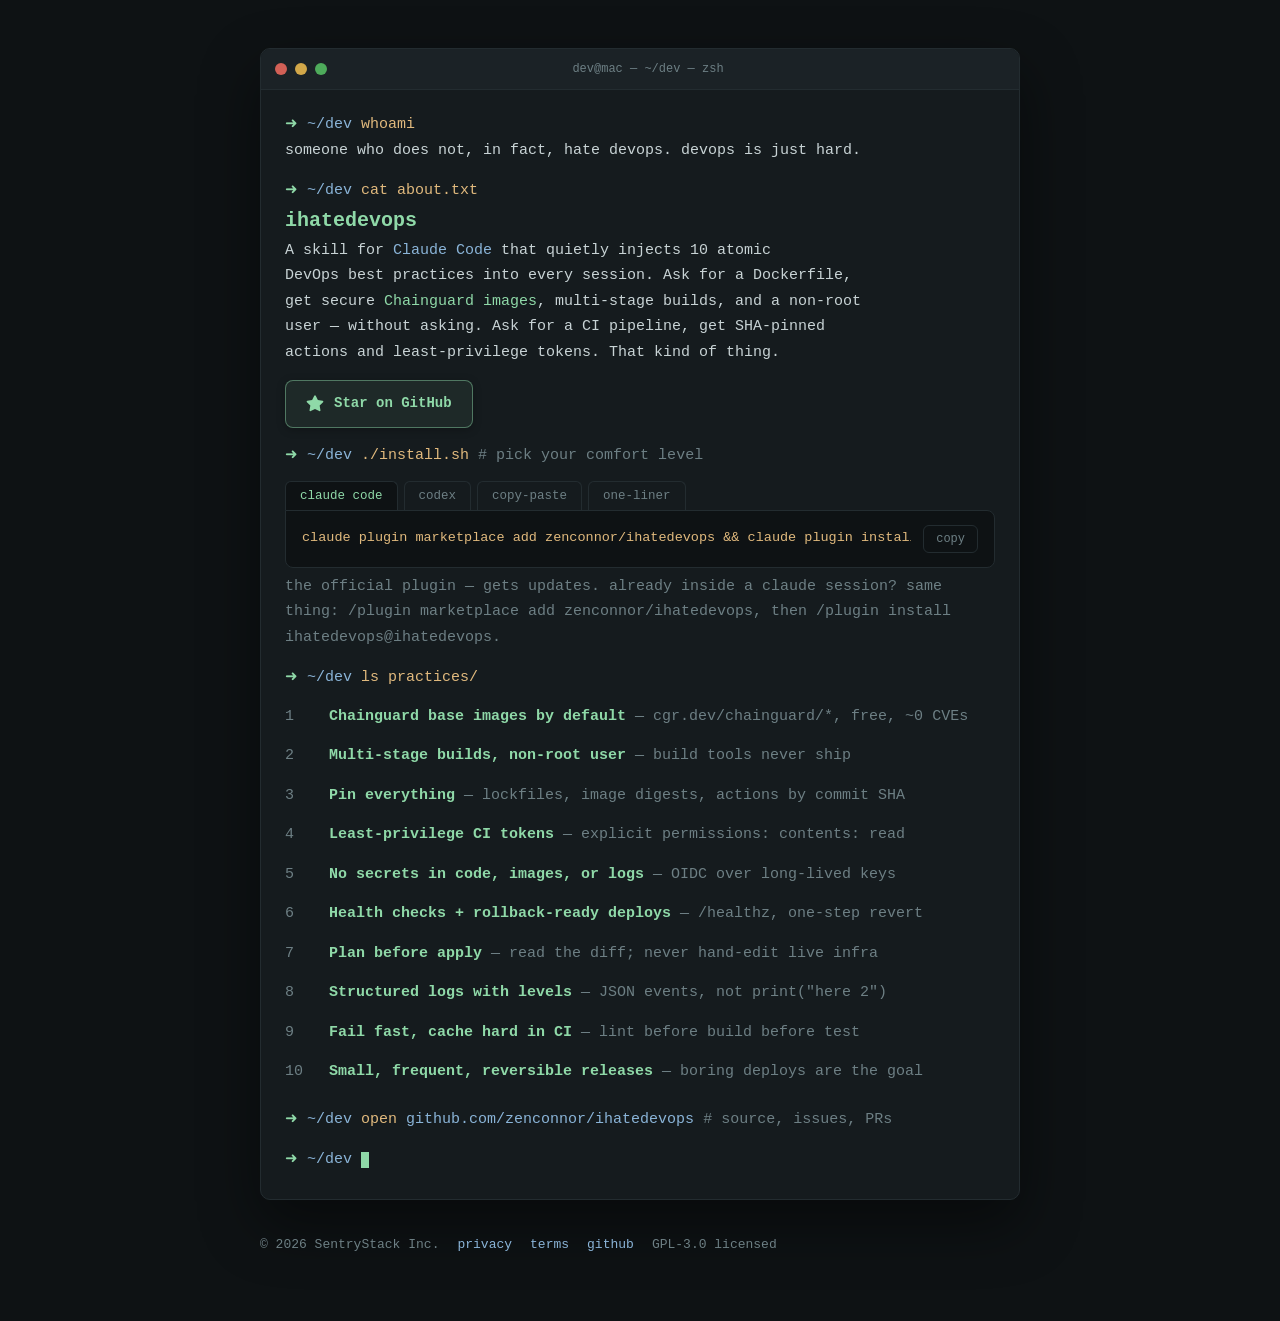
<file: site/index.html>
<!doctype html>
<html lang="en">
<head>
<meta charset="utf-8">
<!-- ga:start (Google tag; __GA_ID__ replaced by scripts/build.sh at deploy) -->
<script async src="https://www.googletagmanager.com/gtag/js?id=__GA_ID__"></script>
<script>
  window.dataLayer = window.dataLayer || [];
  function gtag(){dataLayer.push(arguments);}
  gtag('js', new Date());

  gtag('config', '__GA_ID__');
</script>
<!-- ga:end -->
<meta name="viewport" content="width=device-width, initial-scale=1">
<title>ihatedevops — devops best practices for Claude Code</title>
<meta name="description" content="A Claude Code skill that quietly injects 10 atomic DevOps best practices — secure Chainguard images, pinned dependencies, least-privilege CI — into every session.">
<link rel="canonical" href="https://ihatedevops.com/">
<meta property="og:title" content="ihatedevops — devops best practices for Claude Code">
<meta property="og:description" content="A Claude Code skill that quietly injects 10 atomic DevOps best practices into every session. One curl command to install.">
<meta property="og:url" content="https://ihatedevops.com/">
<meta property="og:type" content="website">
<meta name="twitter:card" content="summary">
<link rel="stylesheet" href="style.css?v=3">
<script type="application/ld+json">
{
  "@context": "https://schema.org",
  "@type": "SoftwareApplication",
  "name": "ihatedevops",
  "operatingSystem": "macOS",
  "applicationCategory": "DeveloperApplication",
  "description": "A Claude Code skill that injects 10 atomic DevOps best practices — secure Chainguard images, pinned dependencies, least-privilege CI — into every session.",
  "url": "https://ihatedevops.com/",
  "sameAs": "https://github.com/zenconnor/ihatedevops",
  "offers": {"@type": "Offer", "price": "0", "priceCurrency": "USD"}
}
</script>
<link rel="icon" href="data:image/svg+xml,<svg xmlns='http://www.w3.org/2000/svg' viewBox='0 0 16 16'><text y='13' font-size='13'>🖥️</text></svg>">
</head>
<body>
<div class="wrap">
  <div class="term">
    <div class="term-bar">
      <span class="dot dot-r"></span><span class="dot dot-y"></span><span class="dot dot-g"></span>
      <span class="term-title">dev@mac — ~/dev — zsh</span>
    </div>
    <div class="term-body">
      <div class="line"><span class="prompt">➜</span> <span class="path">~/dev</span> <span class="amber">whoami</span></div>
      <div class="line out">someone who does not, in fact, hate devops. devops is just hard.</div>
      <div class="gap"></div>
      <div class="line"><span class="prompt">➜</span> <span class="path">~/dev</span> <span class="amber">cat about.txt</span></div>
      <div class="line out"><h1>ihatedevops</h1></div>
      <div class="line out">A skill for <a href="https://claude.com/claude-code">Claude Code</a> that quietly injects 10 atomic
DevOps best practices into every session. Ask for a Dockerfile,
get secure <span class="prompt">Chainguard images</span>, multi-stage builds, and a non-root
user — without asking. Ask for a CI pipeline, get SHA-pinned
actions and least-privilege tokens. That kind of thing.</div>
      <div class="gap"></div>
      <a class="gh-star" id="star" href="https://github.com/zenconnor/ihatedevops" target="_blank" rel="noopener">
        <svg viewBox="0 0 16 16" width="18" height="18" fill="currentColor" aria-hidden="true"><path d="M8 .25a.75.75 0 0 1 .673.418l1.882 3.815 4.21.612a.75.75 0 0 1 .416 1.279l-3.046 2.97.719 4.192a.75.75 0 0 1-1.088.791L8 12.347l-3.766 1.98a.75.75 0 0 1-1.088-.79l.72-4.194L.818 6.374a.75.75 0 0 1 .416-1.28l4.21-.611L7.327.668A.75.75 0 0 1 8 .25Z"/></svg>
        Star on GitHub
      </a>
      <div class="gap"></div>
      <div class="line"><span class="prompt">➜</span> <span class="path">~/dev</span> <span class="amber">./install.sh</span> <span class="dim"># pick your comfort level</span></div>
      <div class="tabs" role="tablist">
        <button class="tab active" role="tab" data-tab="plugin">claude code</button>
        <button class="tab" role="tab" data-tab="codex">codex</button>
        <button class="tab" role="tab" data-tab="paste">copy-paste</button>
        <button class="tab" role="tab" data-tab="curl">one-liner</button>
      </div>
      <div class="tab-panel" id="panel-plugin">
        <div class="install">
          <code>claude plugin marketplace add zenconnor/ihatedevops &amp;&amp; claude plugin install ihatedevops@ihatedevops</code>
          <button class="copy-btn" data-copy="claude plugin marketplace add zenconnor/ihatedevops &amp;&amp; claude plugin install ihatedevops@ihatedevops" data-event="install_copy_plugin" aria-label="Copy plugin install command">copy</button>
        </div>
        <div class="line dim">the official plugin — gets updates. already inside a claude session? same thing: /plugin marketplace add zenconnor/ihatedevops, then /plugin install ihatedevops@ihatedevops.</div>
      </div>
      <div class="tab-panel hidden" id="panel-codex">
        <div class="install">
          <code>git clone --depth 1 https://github.com/zenconnor/ihatedevops /tmp/ihd &amp;&amp; mkdir -p ~/.agents/skills &amp;&amp; cp -R /tmp/ihd/skills/devops-best-practices ~/.agents/skills/</code>
          <button class="copy-btn" data-copy="git clone --depth 1 https://github.com/zenconnor/ihatedevops /tmp/ihd &amp;&amp; mkdir -p ~/.agents/skills &amp;&amp; cp -R /tmp/ihd/skills/devops-best-practices ~/.agents/skills/" data-event="install_copy_codex" aria-label="Copy Codex install command">copy</button>
        </div>
        <div class="line dim">same skill, open Agent Skills standard — Codex reads ~/.agents/skills/. per-project: cp into the repo's .agents/skills/ instead.</div>
      </div>
      <div class="tab-panel hidden" id="panel-paste">
        <div class="install">
          <code>git clone --depth 1 https://github.com/zenconnor/ihatedevops /tmp/ihd &amp;&amp; mkdir -p ~/.claude/skills &amp;&amp; cp -R /tmp/ihd/skills/devops-best-practices ~/.claude/skills/</code>
          <button class="copy-btn" data-copy="git clone --depth 1 https://github.com/zenconnor/ihatedevops /tmp/ihd &amp;&amp; mkdir -p ~/.claude/skills &amp;&amp; cp -R /tmp/ihd/skills/devops-best-practices ~/.claude/skills/" data-event="install_copy_git" aria-label="Copy manual install command">copy</button>
        </div>
        <div class="line dim">every step readable: clone, mkdir, copy. no script runs. for one project only, cp into its .claude/skills/ instead.</div>
      </div>
      <div class="tab-panel hidden" id="panel-curl">
        <div class="install">
          <code>curl -fsSL https://raw.githubusercontent.com/zenconnor/ihatedevops/main/install.sh | sh</code>
          <button class="copy-btn" data-copy="curl -fsSL https://raw.githubusercontent.com/zenconnor/ihatedevops/main/install.sh | sh" data-event="install_copy_curl" aria-label="Copy curl install command">copy</button>
        </div>
        <div class="line dim">fastest. installs one folder into ~/.claude/skills/ — nothing else, ever. <a href="https://github.com/zenconnor/ihatedevops/blob/main/install.sh">read install.sh first</a> if you like.</div>
      </div>
      <div class="gap"></div>
      <div class="line"><span class="prompt">➜</span> <span class="path">~/dev</span> <span class="amber">ls practices/</span></div>
      <ol class="practices">
        <li><strong>Chainguard base images by default</strong> <span>— cgr.dev/chainguard/*, free, ~0 CVEs</span></li>
        <li><strong>Multi-stage builds, non-root user</strong> <span>— build tools never ship</span></li>
        <li><strong>Pin everything</strong> <span>— lockfiles, image digests, actions by commit SHA</span></li>
        <li><strong>Least-privilege CI tokens</strong> <span>— explicit permissions: contents: read</span></li>
        <li><strong>No secrets in code, images, or logs</strong> <span>— OIDC over long-lived keys</span></li>
        <li><strong>Health checks + rollback-ready deploys</strong> <span>— /healthz, one-step revert</span></li>
        <li><strong>Plan before apply</strong> <span>— read the diff; never hand-edit live infra</span></li>
        <li><strong>Structured logs with levels</strong> <span>— JSON events, not print("here 2")</span></li>
        <li><strong>Fail fast, cache hard in CI</strong> <span>— lint before build before test</span></li>
        <li><strong>Small, frequent, reversible releases</strong> <span>— boring deploys are the goal</span></li>
      </ol>
      <div class="gap"></div>
      <div class="line"><span class="prompt">➜</span> <span class="path">~/dev</span> <span class="amber">open</span> <a href="https://github.com/zenconnor/ihatedevops">github.com/zenconnor/ihatedevops</a> <span class="dim"># source, issues, PRs</span></div>
      <div class="gap"></div>
      <div class="line"><span class="prompt">➜</span> <span class="path">~/dev</span> <span class="cursor"></span></div>
    </div>
  </div>
  <footer>
    <span>© 2026 SentryStack Inc.</span>
    <a href="privacy.html">privacy</a>
    <a href="terms.html">terms</a>
    <a href="https://github.com/zenconnor/ihatedevops">github</a>
    <span class="dim">GPL-3.0 licensed</span>
  </footer>
</div>
<script>
  function track(name) { if (typeof gtag === "function") gtag("event", name); }
  document.getElementById("star").addEventListener("click", () => track("github_star_click"));

  document.querySelectorAll(".tab").forEach((tab) => {
    tab.addEventListener("click", () => {
      document.querySelectorAll(".tab").forEach((t) => t.classList.remove("active"));
      document.querySelectorAll(".tab-panel").forEach((p) => p.classList.add("hidden"));
      tab.classList.add("active");
      document.getElementById("panel-" + tab.dataset.tab).classList.remove("hidden");
    });
  });

  document.querySelectorAll(".copy-btn").forEach((btn) => {
    btn.addEventListener("click", async () => {
      track(btn.dataset.event || "install_copy");
      const cmd = btn.dataset.copy;
      try {
        await navigator.clipboard.writeText(cmd);
      } catch {
        // clipboard API unavailable (http, old browser): fall back to a selection copy
        const ta = document.createElement("textarea");
        ta.value = cmd;
        document.body.appendChild(ta);
        ta.select();
        document.execCommand("copy");
        ta.remove();
      }
      btn.textContent = "copied ✓";
      btn.classList.add("copied");
      setTimeout(() => { btn.textContent = "copy"; btn.classList.remove("copied"); }, 1600);
    });
  });
</script>
</body>
</html>
</file>
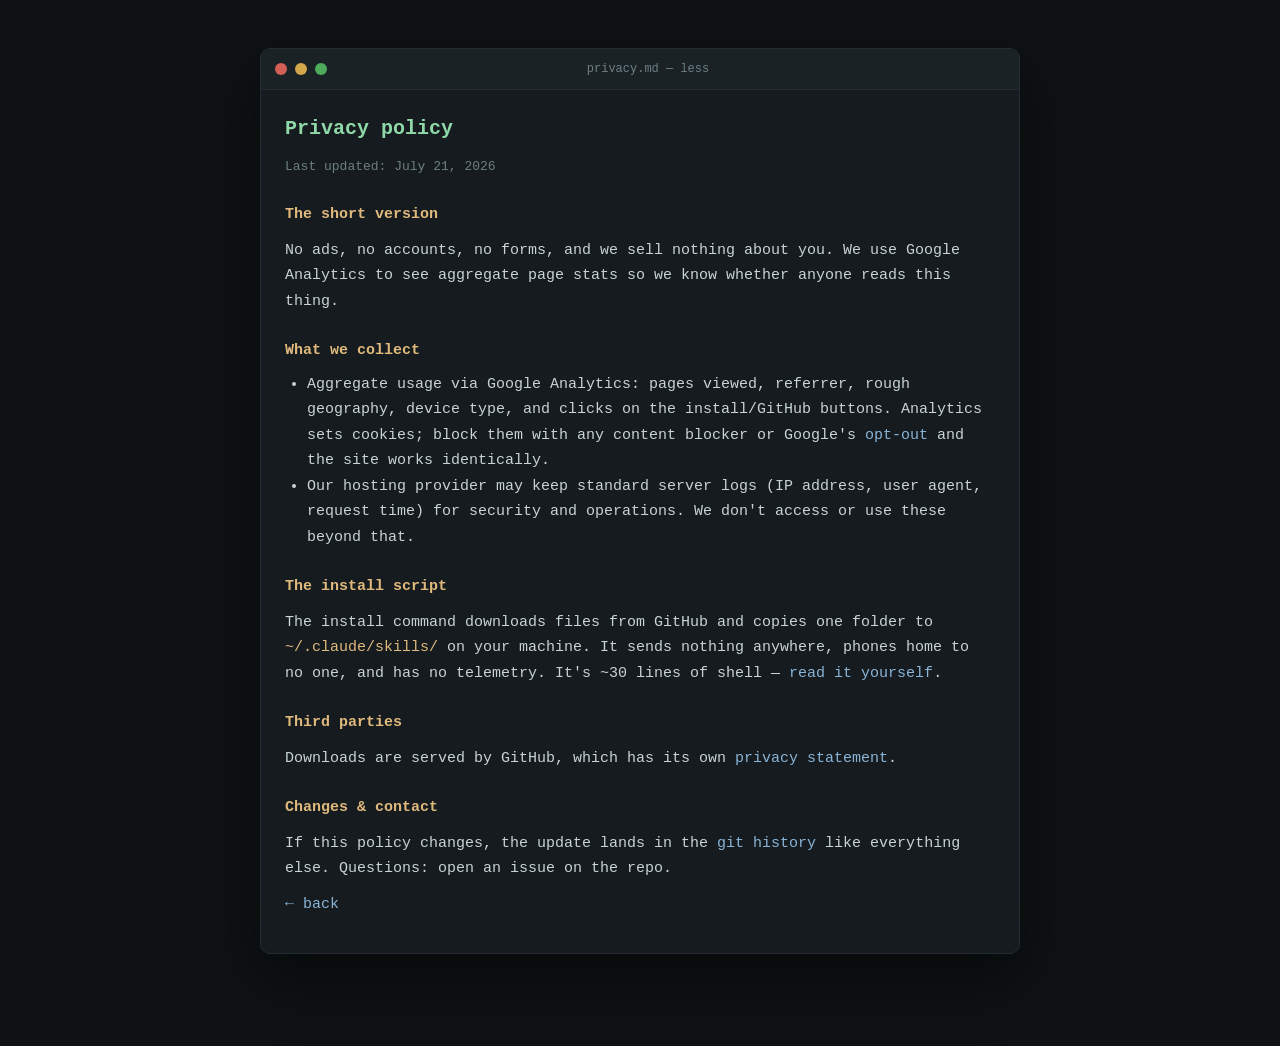
<file: site/privacy.html>
<!doctype html>
<html lang="en">
<head>
<meta charset="utf-8">
<!-- ga:start (Google tag; __GA_ID__ replaced by scripts/build.sh at deploy) -->
<script async src="https://www.googletagmanager.com/gtag/js?id=__GA_ID__"></script>
<script>
  window.dataLayer = window.dataLayer || [];
  function gtag(){dataLayer.push(arguments);}
  gtag('js', new Date());

  gtag('config', '__GA_ID__');
</script>
<!-- ga:end -->
<meta name="viewport" content="width=device-width, initial-scale=1">
<title>privacy — ihatedevops</title>
<link rel="stylesheet" href="style.css?v=3">
</head>
<body>
<div class="wrap doc">
  <div class="term">
    <div class="term-bar">
      <span class="dot dot-r"></span><span class="dot dot-y"></span><span class="dot dot-g"></span>
      <span class="term-title">privacy.md — less</span>
    </div>
    <div class="term-body">
      <h1>Privacy policy</h1>
      <p class="updated">Last updated: July 21, 2026</p>

      <h2>The short version</h2>
      <p>No ads, no accounts, no forms, and we sell nothing about you. We use
      Google Analytics to see aggregate page stats so we know whether anyone
      reads this thing.</p>

      <h2>What we collect</h2>
      <ul>
        <li>Aggregate usage via Google Analytics: pages viewed, referrer,
        rough geography, device type, and clicks on the install/GitHub
        buttons. Analytics sets cookies; block them with any content blocker
        or Google's <a href="https://tools.google.com/dlpage/gaoptout">opt-out</a>
        and the site works identically.</li>
        <li>Our hosting provider may keep standard server logs (IP address, user agent,
        request time) for security and operations. We don't access or use these
        beyond that.</li>
      </ul>

      <h2>The install script</h2>
      <p>The install command downloads files from GitHub and copies one folder to
      <code class="amber">~/.claude/skills/</code> on your machine. It sends nothing anywhere,
      phones home to no one, and has no telemetry. It's ~30 lines of shell —
      <a href="https://github.com/zenconnor/ihatedevops/blob/main/install.sh">read it yourself</a>.</p>

      <h2>Third parties</h2>
      <p>Downloads are served by GitHub, which has its own
      <a href="https://docs.github.com/en/site-policy/privacy-policies/github-general-privacy-statement">privacy statement</a>.</p>

      <h2>Changes &amp; contact</h2>
      <p>If this policy changes, the update lands in the
      <a href="https://github.com/zenconnor/ihatedevops">git history</a> like everything else.
      Questions: open an issue on the repo.</p>

      <p><a href="index.html">← back</a></p>
    </div>
  </div>
</div>
</body>
</html>
</file>
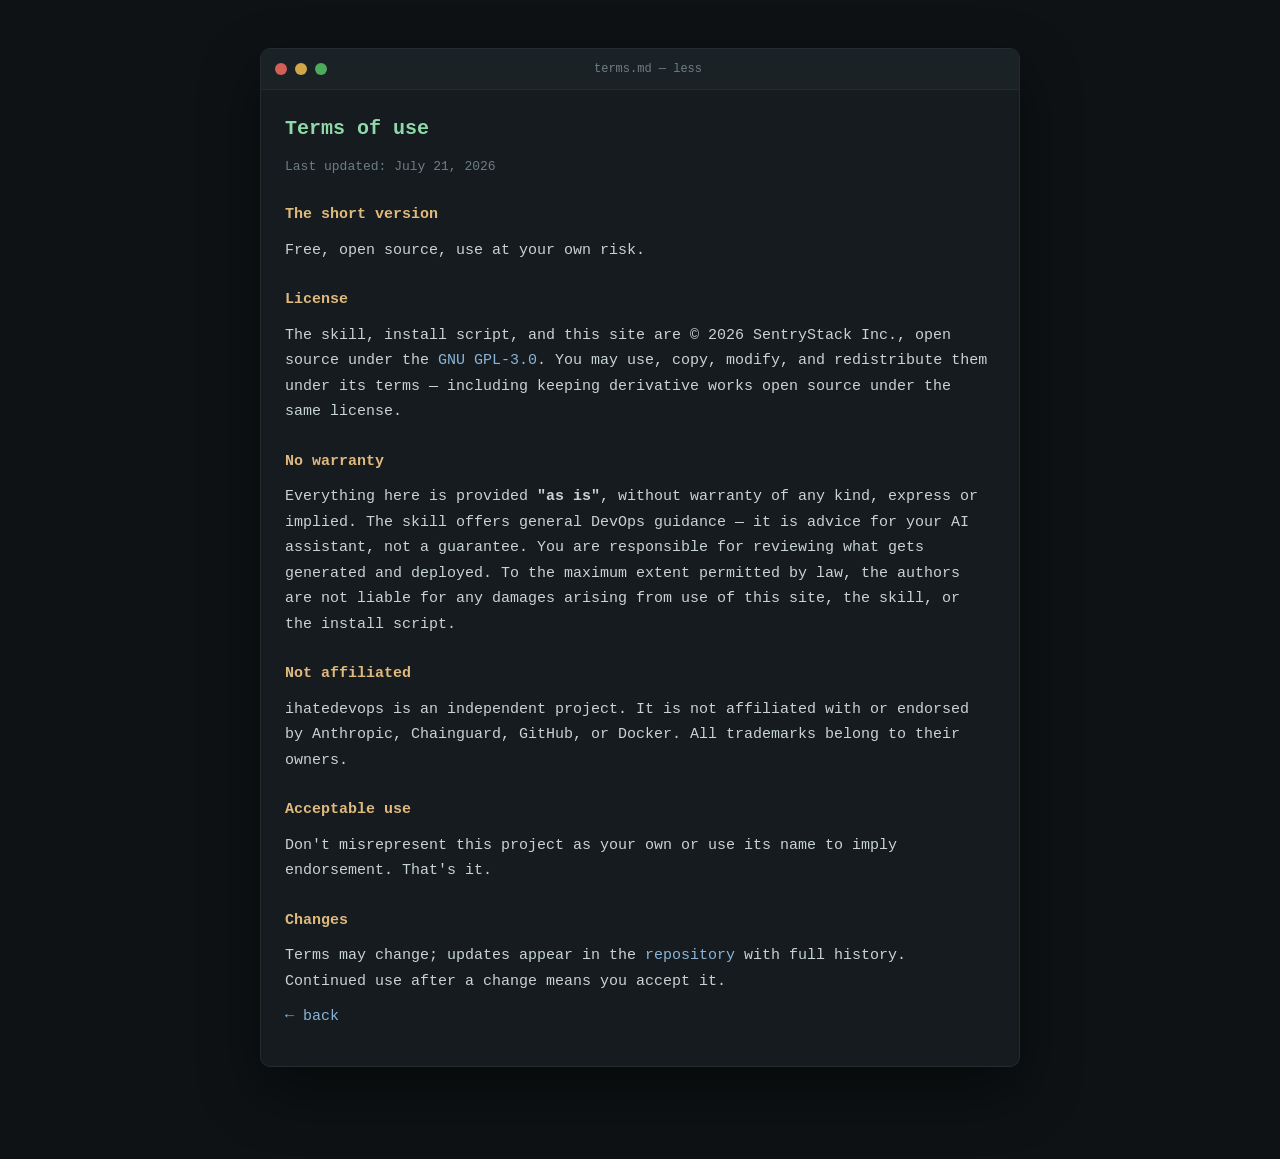
<file: site/terms.html>
<!doctype html>
<html lang="en">
<head>
<meta charset="utf-8">
<!-- ga:start (Google tag; __GA_ID__ replaced by scripts/build.sh at deploy) -->
<script async src="https://www.googletagmanager.com/gtag/js?id=__GA_ID__"></script>
<script>
  window.dataLayer = window.dataLayer || [];
  function gtag(){dataLayer.push(arguments);}
  gtag('js', new Date());

  gtag('config', '__GA_ID__');
</script>
<!-- ga:end -->
<meta name="viewport" content="width=device-width, initial-scale=1">
<title>terms — ihatedevops</title>
<link rel="stylesheet" href="style.css?v=3">
</head>
<body>
<div class="wrap doc">
  <div class="term">
    <div class="term-bar">
      <span class="dot dot-r"></span><span class="dot dot-y"></span><span class="dot dot-g"></span>
      <span class="term-title">terms.md — less</span>
    </div>
    <div class="term-body">
      <h1>Terms of use</h1>
      <p class="updated">Last updated: July 21, 2026</p>

      <h2>The short version</h2>
      <p>Free, open source, use at your own risk.</p>

      <h2>License</h2>
      <p>The skill, install script, and this site are © 2026 SentryStack Inc.,
      open source under the
      <a href="https://github.com/zenconnor/ihatedevops/blob/main/LICENSE">GNU GPL-3.0</a>.
      You may use, copy, modify, and redistribute them under its terms — including
      keeping derivative works open source under the same license.</p>

      <h2>No warranty</h2>
      <p>Everything here is provided <strong>"as is"</strong>, without warranty of any
      kind, express or implied. The skill offers general DevOps guidance — it is
      advice for your AI assistant, not a guarantee. You are responsible for
      reviewing what gets generated and deployed. To the maximum extent permitted
      by law, the authors are not liable for any damages arising from use of this
      site, the skill, or the install script.</p>

      <h2>Not affiliated</h2>
      <p>ihatedevops is an independent project. It is not affiliated with or endorsed
      by Anthropic, Chainguard, GitHub, or Docker. All trademarks belong to their
      owners.</p>

      <h2>Acceptable use</h2>
      <p>Don't misrepresent this project as your own or use its name to imply
      endorsement. That's it.</p>

      <h2>Changes</h2>
      <p>Terms may change; updates appear in the
      <a href="https://github.com/zenconnor/ihatedevops">repository</a> with full history.
      Continued use after a change means you accept it.</p>

      <p><a href="index.html">← back</a></p>
    </div>
  </div>
</div>
</body>
</html>
</file>
<file: site/style.css>
/* ihatedevops — calm terminal */
:root {
  --bg: #0e1214;
  --panel: #151b1e;
  --panel-edge: #232c30;
  --chrome: #1b2226;
  --text: #c8d3d5;
  --dim: #6d7f84;
  --green: #8fd9a8;
  --amber: #e0b97d;
  --blue: #8ab4d8;
  --font: "SF Mono", ui-monospace, Menlo, Monaco, "Cascadia Mono", monospace;
}
* { margin: 0; padding: 0; box-sizing: border-box; }
html { color-scheme: dark; }
body {
  background: var(--bg);
  color: var(--text);
  font-family: var(--font);
  font-size: 15px;
  line-height: 1.7;
  min-height: 100vh;
  padding: 48px 16px 64px;
}
.wrap { max-width: 760px; margin: 0 auto; }

/* terminal window */
.term {
  background: var(--panel);
  border: 1px solid var(--panel-edge);
  border-radius: 10px;
  box-shadow: 0 24px 60px rgba(0, 0, 0, 0.45);
  overflow: hidden;
  margin-bottom: 28px;
}
.term-bar {
  background: var(--chrome);
  padding: 10px 14px;
  display: flex;
  align-items: center;
  gap: 8px;
  border-bottom: 1px solid var(--panel-edge);
}
.dot { width: 12px; height: 12px; border-radius: 50%; opacity: 0.85; }
.dot-r { background: #f26c5f; }
.dot-y { background: #f2bf4f; }
.dot-g { background: #58c364; }
.term-title {
  flex: 1;
  text-align: center;
  color: var(--dim);
  font-size: 12px;
  margin-right: 44px; /* balance the dots */
}
.term-body { padding: 22px 24px 26px; overflow-x: auto; }

.prompt { color: var(--green); }
.path { color: var(--blue); }
.dim { color: var(--dim); }
.amber { color: var(--amber); }
.out { color: var(--text); }
.line { white-space: pre-wrap; word-break: break-word; }
.gap { height: 1em; }

.cursor {
  display: inline-block;
  width: 8px;
  height: 1.1em;
  background: var(--green);
  vertical-align: text-bottom;
  animation: blink 1.2s steps(1) infinite;
}
@keyframes blink { 50% { opacity: 0; } }
@media (prefers-reduced-motion: reduce) { .cursor { animation: none; } }

/* install tabs */
.tabs {
  display: flex;
  gap: 6px;
  margin: 12px 0 0;
}
.tab {
  background: transparent;
  border: 1px solid var(--panel-edge);
  border-bottom: none;
  border-radius: 6px 6px 0 0;
  color: var(--dim);
  font-family: inherit;
  font-size: 12.5px;
  padding: 7px 14px;
  cursor: pointer;
  transition: color 0.15s, background 0.15s;
}
.tab:hover { color: var(--text); }
.tab.active {
  background: var(--bg);
  color: var(--green);
  border-color: var(--panel-edge);
}
.tab-panel.hidden { display: none; }
.tab-panel .install { margin-top: 0; border-top-left-radius: 0; }

/* install block */
.install {
  display: flex;
  align-items: center;
  gap: 12px;
  background: var(--bg);
  border: 1px solid var(--panel-edge);
  border-radius: 8px;
  padding: 14px 16px;
  margin: 14px 0 6px;
}
.install code {
  flex: 1;
  color: var(--amber);
  font-family: inherit;
  font-size: 13.5px;
  overflow-x: auto;
  white-space: nowrap;
  scrollbar-width: none;
}
.copy-btn {
  background: transparent;
  border: 1px solid var(--panel-edge);
  color: var(--dim);
  font-family: inherit;
  font-size: 12px;
  border-radius: 6px;
  padding: 6px 12px;
  cursor: pointer;
  transition: color 0.15s, border-color 0.15s;
  flex-shrink: 0;
}
.copy-btn:hover { color: var(--green); border-color: var(--green); }
.copy-btn.copied { color: var(--green); border-color: var(--green); }

/* practices */
.practices { list-style: none; counter-reset: p; margin-top: 6px; }
.practices li {
  counter-increment: p;
  padding: 7px 0 7px 44px;
  position: relative;
}
.practices li::before {
  content: counter(p);
  position: absolute;
  left: 0;
  color: var(--dim);
}
.practices li strong { color: var(--green); font-weight: 600; }
.practices li span { color: var(--dim); }

.gh-star {
  display: inline-flex;
  align-items: center;
  gap: 10px;
  padding: 11px 20px;
  background: rgba(143, 217, 168, 0.08);
  border: 1px solid rgba(143, 217, 168, 0.45);
  border-radius: 8px;
  color: var(--green);
  font-size: 14px;
  font-weight: 600;
  box-shadow: 0 2px 8px rgba(0, 0, 0, 0.25);
  transition: background 0.15s, color 0.15s, border-color 0.15s;
}
.gh-star:hover {
  background: var(--green);
  border-color: var(--green);
  color: var(--bg);
  text-decoration: none;
}

h1 { font-size: 20px; color: var(--green); font-weight: 600; }
h2 { font-size: 15px; color: var(--amber); font-weight: 600; margin: 26px 0 8px; }
p { margin: 10px 0; }
a { color: var(--blue); text-decoration: none; }
a:hover { text-decoration: underline; }

footer {
  margin-top: 34px;
  color: var(--dim);
  font-size: 13px;
  display: flex;
  gap: 18px;
  flex-wrap: wrap;
}

/* doc pages (privacy / terms) */
.doc h1 { margin-bottom: 4px; }
.doc .updated { color: var(--dim); font-size: 13px; }
.doc h2 { margin-top: 24px; }
.doc ul { margin: 8px 0 8px 22px; }
</file>
